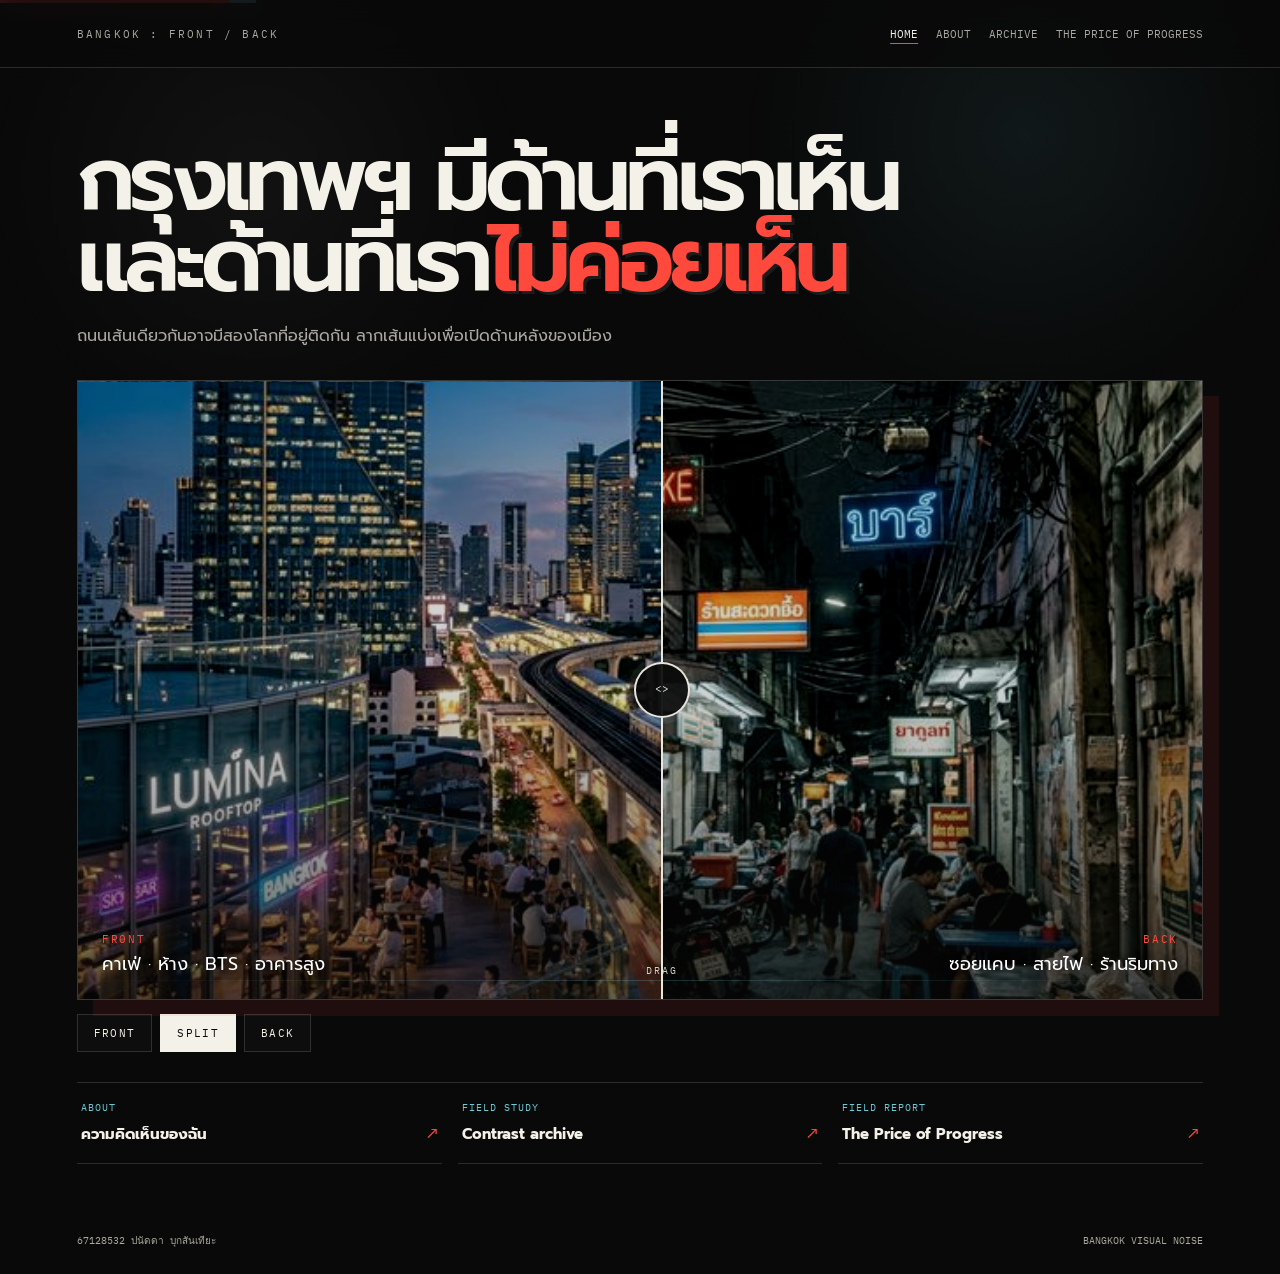
<file: midterm/index.html>
<!DOCTYPE html>
<html lang="th">
<head>
    <meta charset="UTF-8">
    <meta name="viewport" content="width=device-width, initial-scale=1.0">
    <meta name="description" content="กรุงเทพฯ มีด้านหน้าที่สวยงาม และด้านหลังที่วุ่นวายอยู่บนถนนเส้นเดียวกัน">
    <title>BANGKOK : FRONT / BACK</title>
    <link rel="preconnect" href="https://fonts.googleapis.com">
    <link rel="preconnect" href="https://fonts.gstatic.com" crossorigin>
    <link href="https://fonts.googleapis.com/css2?family=IBM+Plex+Mono:wght@400;500&family=Prompt:wght@400;500;600&display=swap" rel="stylesheet">
    <link rel="stylesheet" href="page.css">
</head>
<body>
    <header>
        <a class="brand" href="index.html">BANGKOK : FRONT / BACK</a>
        <nav class="site-nav" aria-label="เมนูหลัก">
            <a class="is-current" href="index.html" aria-current="page">HOME</a>
            <a href="about.html">ABOUT</a>
            <a href="archive.html">ARCHIVE</a>
            <a href="progress.html">THE PRICE OF PROGRESS</a>
        </nav>
    </header>

    <main>
        <h1>กรุงเทพฯ มีด้านที่เราเห็น<br>และด้านที่เรา<span>ไม่ค่อยเห็น</span></h1>
        <p class="intro">ถนนเส้นเดียวกันอาจมีสองโลกที่อยู่ติดกัน ลากเส้นแบ่งเพื่อเปิดด้านหลังของเมือง</p>

        <div class="compare" id="compare" style="--split: 52%;">
            <figure class="layer back">
                <img src="assets/back_hero.jpg" alt="ด้านหลังของกรุงเทพฯ: ซอยแคบ สายไฟ ร้านริมทาง">
                <figcaption><b>BACK</b><span>ซอยแคบ · สายไฟ · ร้านริมทาง</span></figcaption>
            </figure>
            <figure class="layer front">
                <img src="assets/front_hero.jpg" alt="ด้านหน้าของกรุงเทพฯ: คาเฟ่ ห้าง Billboard BTS อาคารสูง">
                <figcaption><b>FRONT</b><span>คาเฟ่ · ห้าง · BTS · อาคารสูง</span></figcaption>
            </figure>
            <button class="handle" type="button" aria-label="ลากเพื่อเปิดด้านหลังของกรุงเทพฯ">
                <span class="handle-label">DRAG</span>
                <i></i>
            </button>
        </div>

        <div class="controls">
            <button type="button" data-split="88">FRONT</button>
            <button type="button" data-split="50" class="is-on">SPLIT</button>
            <button type="button" data-split="12">BACK</button>
        </div>

        <nav class="home-links" aria-label="ไปยังเนื้อหาส่วนอื่น">
            <a href="about.html"><span>ABOUT</span><strong>ความคิดเห็นของฉัน</strong><b>↗</b></a>
            <a href="archive.html"><span>FIELD STUDY</span><strong>Contrast archive</strong><b>↗</b></a>
            <a href="progress.html"><span>FIELD REPORT</span><strong>The Price of Progress</strong><b>↗</b></a>
        </nav>
    </main>

    <footer>
        <span>67128532 ปนัดดา บุกสันเทียะ</span>
        <a href="index.html">BANGKOK VISUAL NOISE</a>
    </footer>

    <script src="page.js"></script>
</body>
</html>
</file>
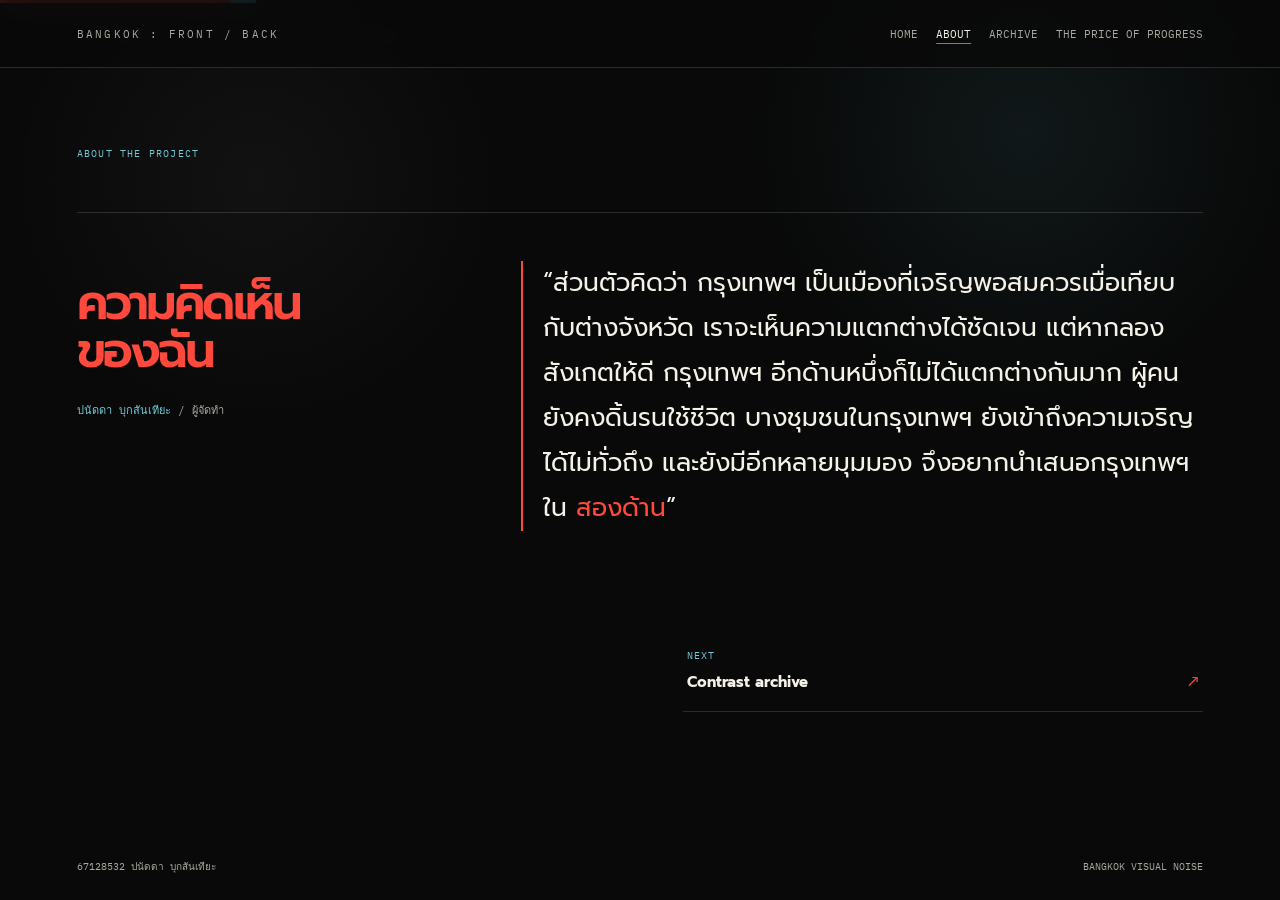
<file: midterm/about.html>
<!DOCTYPE html>
<html lang="th">
<head>
    <meta charset="UTF-8">
    <meta name="viewport" content="width=device-width, initial-scale=1.0">
    <meta name="description" content="ความคิดเห็นของผู้จัดทำเกี่ยวกับกรุงเทพฯ สองด้าน">
    <title>ABOUT / BANGKOK : FRONT / BACK</title>
    <link rel="preconnect" href="https://fonts.googleapis.com">
    <link rel="preconnect" href="https://fonts.gstatic.com" crossorigin>
    <link href="https://fonts.googleapis.com/css2?family=IBM+Plex+Mono:wght@400;500&family=Prompt:wght@400;500;600&display=swap" rel="stylesheet">
    <link rel="stylesheet" href="page.css">
</head>
<body>
    <header>
        <a class="brand" href="index.html">BANGKOK : FRONT / BACK</a>
        <nav class="site-nav" aria-label="เมนูหลัก">
            <a href="index.html">HOME</a>
            <a class="is-current" href="about.html" aria-current="page">ABOUT</a>
            <a href="archive.html">ARCHIVE</a>
            <a href="progress.html">THE PRICE OF PROGRESS</a>
        </nav>
    </header>
    <main class="subpage">
        <span class="section-kicker">ABOUT THE PROJECT</span>
        <section class="author-note" aria-labelledby="author-note-title">
            <div class="author-note-label">
                <h1 id="author-note-title">ความคิดเห็น<br>ของฉัน</h1>
                <p class="about-name">ปนัดดา บุกสันเทียะ <span>/ ผู้จัดทำ</span></p>
            </div>
            <div class="author-note-content">
                <blockquote>“ส่วนตัวคิดว่า กรุงเทพฯ เป็นเมืองที่เจริญพอสมควรเมื่อเทียบกับต่างจังหวัด เราจะเห็นความแตกต่างได้ชัดเจน แต่หากลองสังเกตให้ดี กรุงเทพฯ อีกด้านหนึ่งก็ไม่ได้แตกต่างกันมาก ผู้คนยังคงดิ้นรนใช้ชีวิต บางชุมชนในกรุงเทพฯ ยังเข้าถึงความเจริญได้ไม่ทั่วถึง และยังมีอีกหลายมุมมอง จึงอยากนำเสนอกรุงเทพฯ ใน <em>สองด้าน</em>”</blockquote>
            </div>
        </section>
        <nav class="page-next" aria-label="หน้าถัดไป">
            <a href="archive.html"><span>NEXT</span><strong>Contrast archive</strong><b>↗</b></a>
        </nav>
    </main>
    <footer><span>67128532 ปนัดดา บุกสันเทียะ</span><a href="index.html">BANGKOK VISUAL NOISE</a></footer>
</body>
</html>
</file>
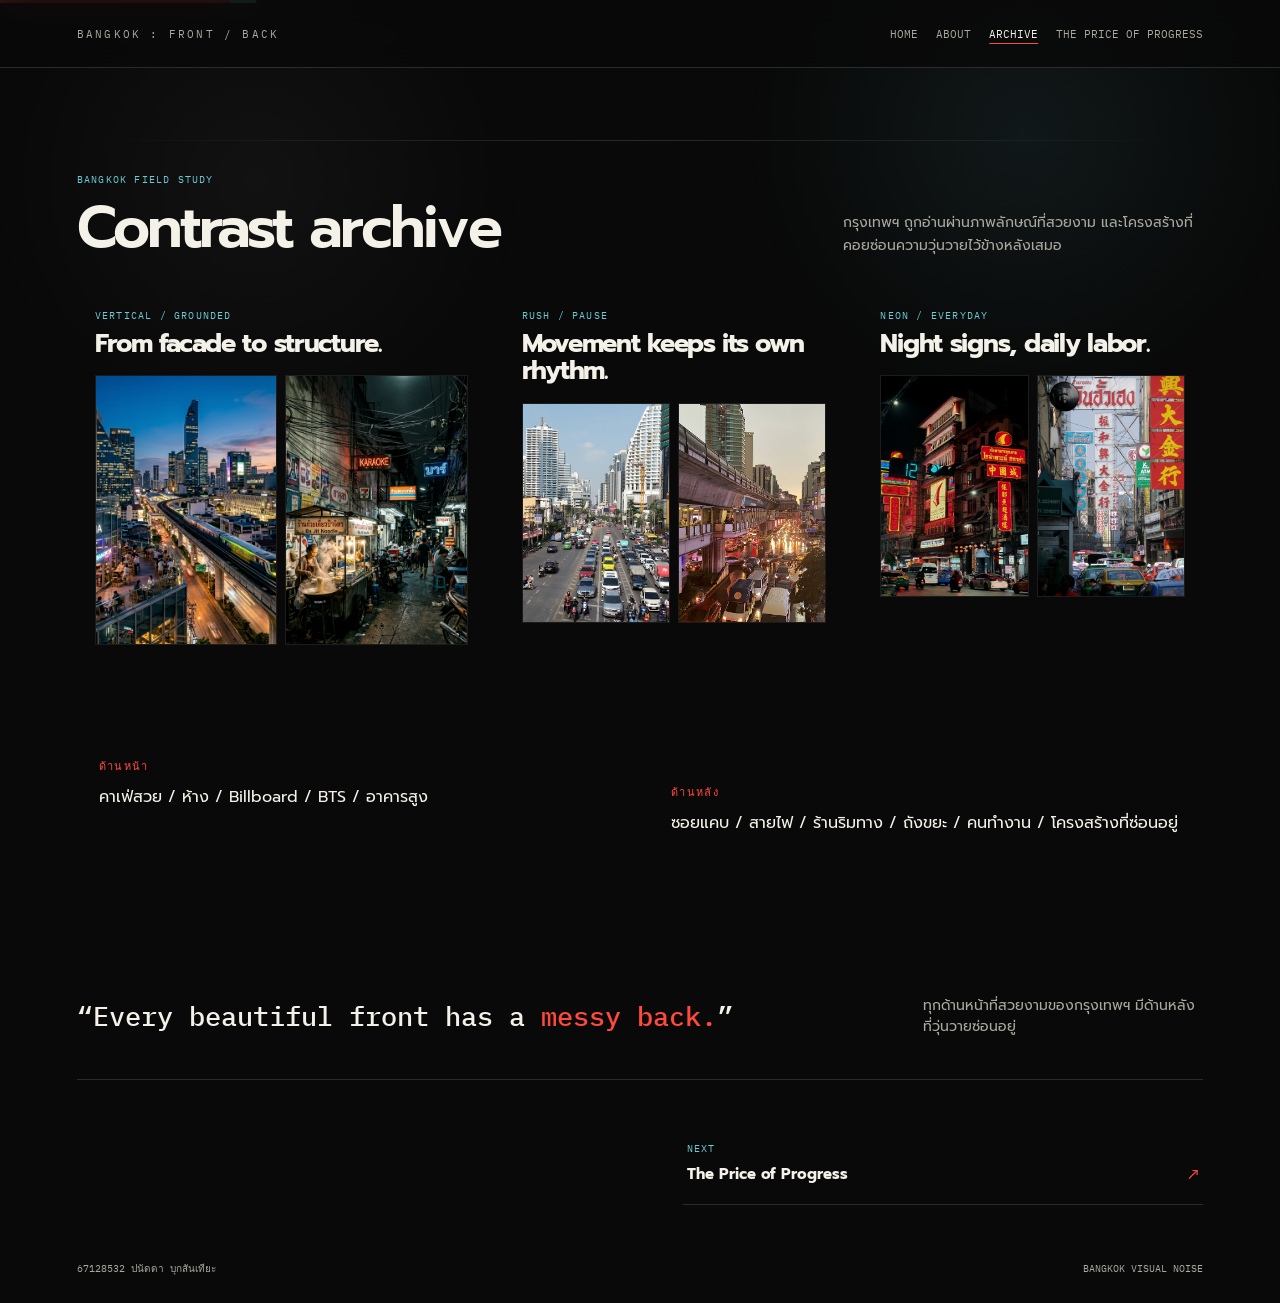
<file: midterm/archive.html>
<!DOCTYPE html>
<html lang="th">
<head>
    <meta charset="UTF-8">
    <meta name="viewport" content="width=device-width, initial-scale=1.0">
    <meta name="description" content="Contrast archive: ภาพเปรียบต่างของกรุงเทพฯ">
    <title>CONTRAST ARCHIVE / BANGKOK : FRONT / BACK</title>
    <link rel="preconnect" href="https://fonts.googleapis.com">
    <link rel="preconnect" href="https://fonts.gstatic.com" crossorigin>
    <link href="https://fonts.googleapis.com/css2?family=IBM+Plex+Mono:wght@400;500&family=Prompt:wght@400;500;600&display=swap" rel="stylesheet">
    <link rel="stylesheet" href="page.css">
</head>
<body>
    <header>
        <a class="brand" href="index.html">BANGKOK : FRONT / BACK</a>
        <nav class="site-nav" aria-label="เมนูหลัก">
            <a href="index.html">HOME</a>
            <a href="about.html">ABOUT</a>
            <a class="is-current" href="archive.html" aria-current="page">ARCHIVE</a>
            <a href="progress.html">THE PRICE OF PROGRESS</a>
        </nav>
    </header>
    <main class="subpage">
        <section class="visual-experiments" aria-labelledby="visual-experiments-title">
            <div class="lab-header">
                <div>
                    <span class="section-kicker">BANGKOK FIELD STUDY</span>
                    <h1 id="visual-experiments-title">Contrast archive</h1>
                </div>
                <p>กรุงเทพฯ ถูกอ่านผ่านภาพลักษณ์ที่สวยงาม และโครงสร้างที่คอยซ่อนความวุ่นวายไว้ข้างหลังเสมอ</p>
            </div>
            <div class="study-grid">
                <article class="study-card study-card--wide">
                    <div class="study-copy"><span class="study-tag">VERTICAL / GROUNDED</span><h2>From facade to structure.</h2></div>
                    <div class="study-image-pair">
                        <img src="assets/front_hero.jpg" alt="กรุงเทพฯ มุม Front">
                        <img src="assets/back_hero.jpg" alt="กรุงเทพฯ มุม Back">
                    </div>
                </article>
                <article class="study-card">
                    <div class="study-copy"><span class="study-tag">RUSH / PAUSE</span><h2>Movement keeps its own rhythm.</h2></div>
                    <div class="study-image-pair">
                        <img src="assets/locations/asok-front.jpg" alt="อโศก มุม Front">
                        <img src="assets/locations/asok-back.jpg" alt="อโศก มุม Back">
                    </div>
                </article>
                <article class="study-card">
                    <div class="study-copy"><span class="study-tag">NEON / EVERYDAY</span><h2>Night signs, daily labor.</h2></div>
                    <div class="study-image-pair">
                        <img src="assets/locations/yaowarat-front.jpg" alt="เยาวราช มุม Front">
                        <img src="assets/locations/yaowarat-back.jpg" alt="เยาวราช มุม Back">
                    </div>
                </article>
            </div>
        </section>
        <section class="worlds">
            <article><b>ด้านหน้า</b><p>คาเฟ่สวย / ห้าง / Billboard / BTS / อาคารสูง</p></article>
            <article><b>ด้านหลัง</b><p>ซอยแคบ / สายไฟ / ร้านริมทาง / ถังขยะ / คนทำงาน / โครงสร้างที่ซ่อนอยู่</p></article>
        </section>
        <section class="idea">
            <blockquote>“Every beautiful front has a <em>messy back.</em>”</blockquote>
            <p>ทุกด้านหน้าที่สวยงามของกรุงเทพฯ มีด้านหลังที่วุ่นวายซ่อนอยู่</p>
        </section>
        <nav class="page-next" aria-label="หน้าถัดไป">
            <a href="progress.html"><span>NEXT</span><strong>The Price of Progress</strong><b>↗</b></a>
        </nav>
    </main>
    <footer><span>67128532 ปนัดดา บุกสันเทียะ</span><a href="index.html">BANGKOK VISUAL NOISE</a></footer>
</body>
</html>
</file>
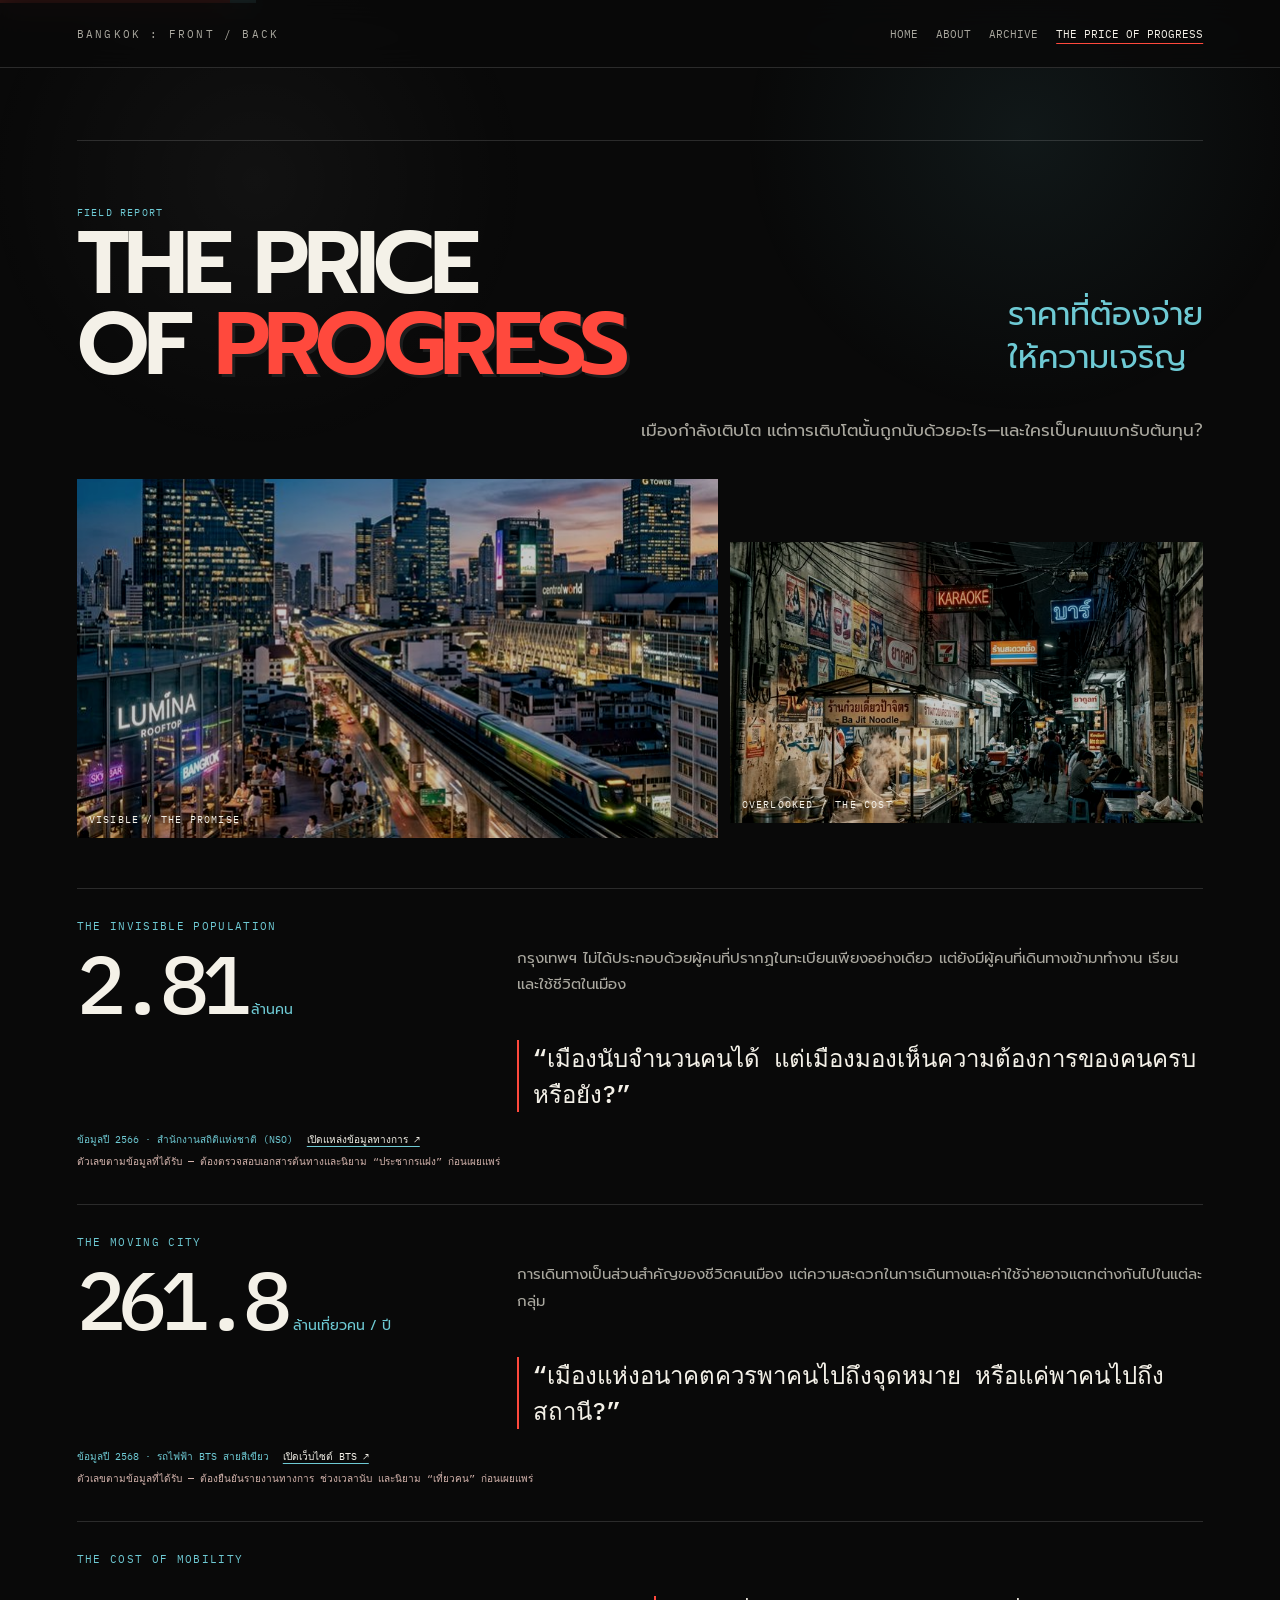
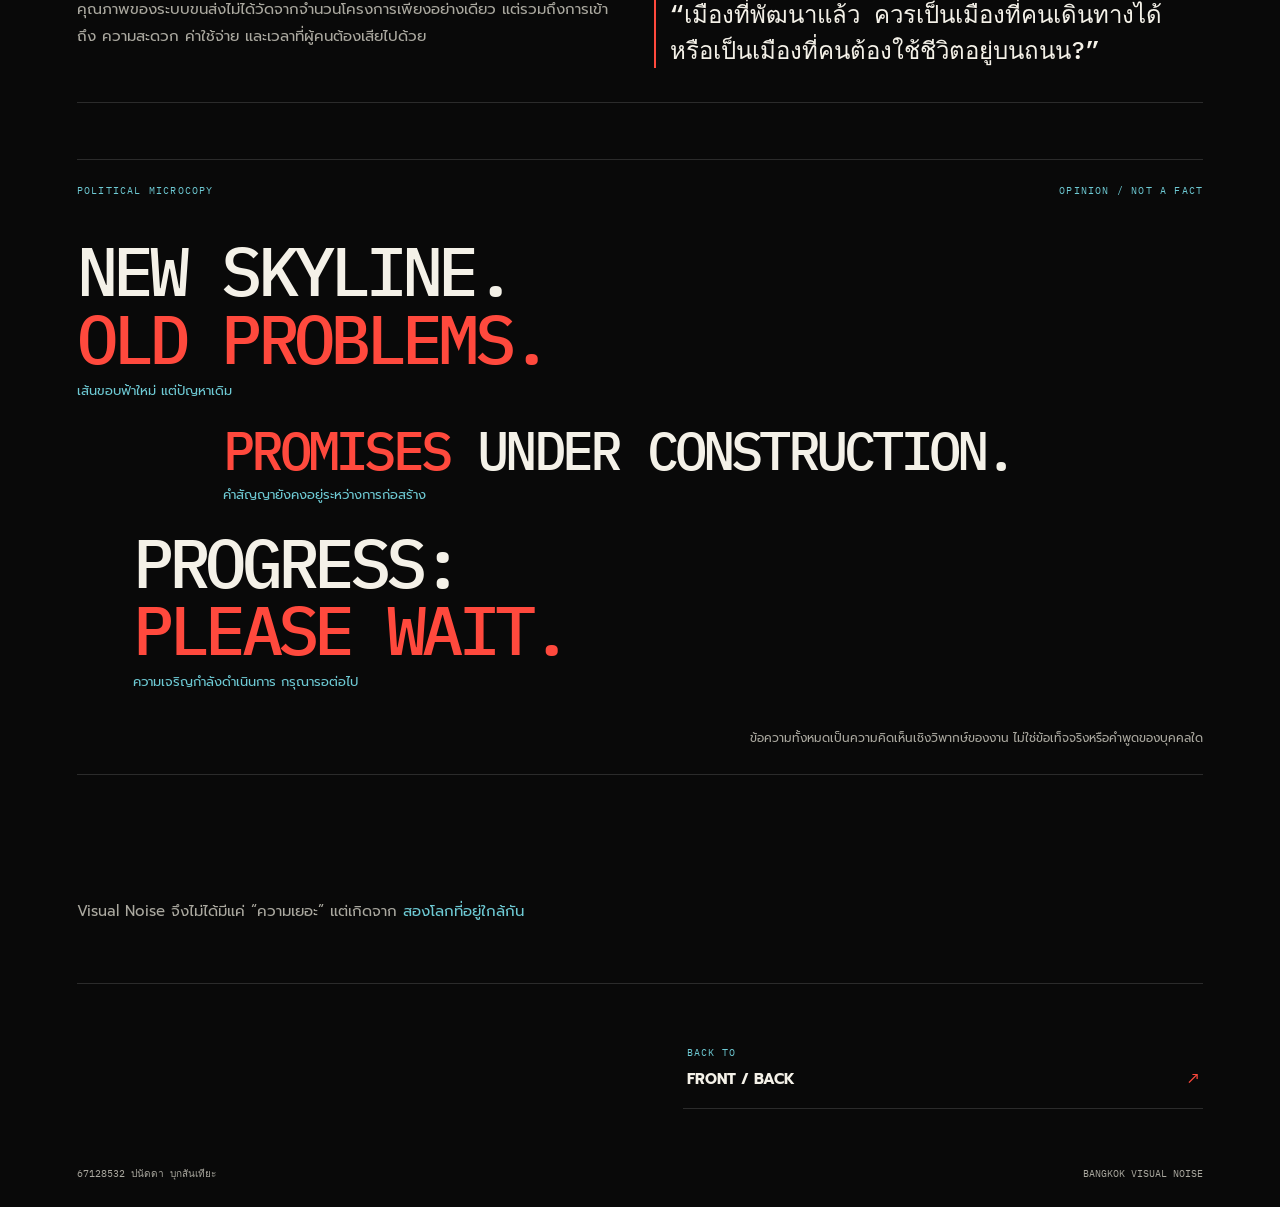
<file: midterm/progress.html>
<!DOCTYPE html>
<html lang="th">
<head>
    <meta charset="UTF-8">
    <meta name="viewport" content="width=device-width, initial-scale=1.0">
    <meta name="description" content="สำรวจต้นทุนทางสังคมและคุณภาพชีวิตที่มากับความเจริญของกรุงเทพฯ">
    <title>THE PRICE OF PROGRESS / BANGKOK : FRONT / BACK</title>
    <link rel="preconnect" href="https://fonts.googleapis.com">
    <link rel="preconnect" href="https://fonts.gstatic.com" crossorigin>
    <link href="https://fonts.googleapis.com/css2?family=IBM+Plex+Mono:wght@400;500&family=Prompt:wght@400;500;600&display=swap" rel="stylesheet">
    <link rel="stylesheet" href="page.css">
</head>
<body>
    <header>
        <a class="brand" href="index.html">BANGKOK : FRONT / BACK</a>
        <nav class="site-nav" aria-label="เมนูหลัก">
            <a href="index.html">HOME</a>
            <a href="about.html">ABOUT</a>
            <a href="archive.html">ARCHIVE</a>
            <a class="is-current" href="progress.html" aria-current="page">THE PRICE OF PROGRESS</a>
        </nav>
    </header>
    <main class="subpage">
        <section class="progress-section" aria-labelledby="progress-title">
            <div class="progress-heading">
                <div><span class="section-kicker">FIELD REPORT</span><h1 id="progress-title">THE PRICE<br>OF <span>PROGRESS</span></h1></div>
                <p class="progress-title-th">ราคาที่ต้องจ่าย<br>ให้ความเจริญ</p>
            </div>
            <p class="progress-intro">เมืองกำลังเติบโต แต่การเติบโตนั้นถูกนับด้วยอะไร—และใครเป็นคนแบกรับต้นทุน?</p>
            <div class="progress-visual" aria-label="ภาพเปรียบเทียบกรุงเทพฯ ด้านหน้าและด้านหลัง">
                <figure><img src="assets/front_hero.jpg" alt="ภาพเมืองกรุงเทพฯ ด้านหน้าและอาคารสูง"><figcaption>VISIBLE / THE PROMISE</figcaption></figure>
                <figure><img src="assets/back_hero.jpg" alt="ภาพด้านหลังของกรุงเทพฯ และชีวิตในตรอก"><figcaption>OVERLOOKED / THE COST</figcaption></figure>
            </div>
            <div class="progress-data">
                <article class="progress-entry">
                    <div class="progress-entry-content">
                        <span class="progress-kicker">THE INVISIBLE POPULATION</span>
                        <p class="progress-stat"><strong>2.81</strong><span>ล้านคน</span></p>
                        <p class="progress-body">กรุงเทพฯ ไม่ได้ประกอบด้วยผู้คนที่ปรากฏในทะเบียนเพียงอย่างเดียว แต่ยังมีผู้คนที่เดินทางเข้ามาทำงาน เรียน และใช้ชีวิตในเมือง</p>
                        <blockquote class="progress-question">“เมืองนับจำนวนคนได้ แต่เมืองมองเห็นความต้องการของคนครบหรือยัง?”</blockquote>
                        <p class="data-source"><span>ข้อมูลปี 2566 · สำนักงานสถิติแห่งชาติ (NSO)</span><a href="https://www.nso.go.th/" target="_blank" rel="noreferrer">เปิดแหล่งข้อมูลทางการ ↗</a><span class="verification-note">ตัวเลขตามข้อมูลที่ได้รับ — ต้องตรวจสอบเอกสารต้นทางและนิยาม “ประชากรแฝง” ก่อนเผยแพร่</span></p>
                    </div>
                </article>
                <article class="progress-entry">
                    <div class="progress-entry-content">
                        <span class="progress-kicker">THE MOVING CITY</span>
                        <p class="progress-stat"><strong>261.8</strong><span>ล้านเที่ยวคน / ปี</span></p>
                        <p class="progress-body">การเดินทางเป็นส่วนสำคัญของชีวิตคนเมือง แต่ความสะดวกในการเดินทางและค่าใช้จ่ายอาจแตกต่างกันไปในแต่ละกลุ่ม</p>
                        <blockquote class="progress-question">“เมืองแห่งอนาคตควรพาคนไปถึงจุดหมาย หรือแค่พาคนไปถึงสถานี?”</blockquote>
                        <p class="data-source"><span>ข้อมูลปี 2568 · รถไฟฟ้า BTS สายสีเขียว</span><a href="https://www.bts.co.th/" target="_blank" rel="noreferrer">เปิดเว็บไซต์ BTS ↗</a><span class="verification-note">ตัวเลขตามข้อมูลที่ได้รับ — ต้องยืนยันรายงานทางการ ช่วงเวลานับ และนิยาม “เที่ยวคน” ก่อนเผยแพร่</span></p>
                    </div>
                </article>
                <article class="progress-entry progress-entry--wide">
                    <div class="progress-entry-content">
                        <span class="progress-kicker">THE COST OF MOBILITY</span>
                        <p class="progress-body">คุณภาพของระบบขนส่งไม่ได้วัดจากจำนวนโครงการเพียงอย่างเดียว แต่รวมถึงการเข้าถึง ความสะดวก ค่าใช้จ่าย และเวลาที่ผู้คนต้องเสียไปด้วย</p>
                        <blockquote class="progress-question">“เมืองที่พัฒนาแล้ว ควรเป็นเมืองที่คนเดินทางได้ หรือเป็นเมืองที่คนต้องใช้ชีวิตอยู่บนถนน?”</blockquote>
                    </div>
                </article>
            </div>
            <aside class="political-notes" aria-label="ความคิดเห็นเชิงวิพากษ์ต่อการพัฒนาเมือง">
                <div class="political-notes-label"><span>POLITICAL MICROCOPY</span><span>OPINION / NOT A FACT</span></div>
                <p>NEW SKYLINE.<br><em>OLD PROBLEMS.</em><span class="microcopy-th">เส้นขอบฟ้าใหม่ แต่ปัญหาเดิม</span></p>
                <p><em>PROMISES</em> UNDER CONSTRUCTION.<span class="microcopy-th">คำสัญญายังคงอยู่ระหว่างการก่อสร้าง</span></p>
                <p>PROGRESS:<br><em>PLEASE WAIT.</em><span class="microcopy-th">ความเจริญกำลังดำเนินการ กรุณารอต่อไป</span></p>
                <small>ข้อความทั้งหมดเป็นความคิดเห็นเชิงวิพากษ์ของงาน ไม่ใช่ข้อเท็จจริงหรือคำพูดของบุคคลใด</small>
            </aside>
        </section>
        <section class="noise"><p>Visual Noise จึงไม่ได้มีแค่ “ความเยอะ” แต่เกิดจาก <span>สองโลกที่อยู่ใกล้กัน</span></p></section>
        <nav class="page-next" aria-label="กลับหน้าแรก"><a href="index.html"><span>BACK TO</span><strong>FRONT / BACK</strong><b>↗</b></a></nav>
    </main>
    <footer><span>67128532 ปนัดดา บุกสันเทียะ</span><a href="index.html">BANGKOK VISUAL NOISE</a></footer>
</body>
</html>
</file>
<file: midterm/page.css>
:root {
    --ink: #f4f1e8;
    --paper: #090909;
    --signal: #ff493d;
    --electric: #6ecad4;
    --muted: #aaa89f;
    --rule: rgba(255, 255, 255, 0.14);
}

* { box-sizing: border-box; }

html { scroll-behavior: smooth; }

::selection {
    background: var(--signal);
    color: var(--paper);
}

body {
    margin: 0;
    color: var(--ink);
    background: var(--paper);
    font-family: 'Prompt', sans-serif;
}

body::before {
    position: fixed;
    inset: 0;
    background-image: radial-gradient(circle at 20% 20%, rgba(255,255,255,0.04), transparent 22%), radial-gradient(circle at 80% 15%, rgba(110, 202, 212, 0.08), transparent 22%);
    content: '';
    pointer-events: none;
}

body::after {
    position: fixed;
    z-index: 10;
    top: 0;
    right: 0;
    left: 0;
    height: 3px;
    background: linear-gradient(90deg, var(--signal) 0 18%, var(--electric) 18% 20%, transparent 20%);
    content: '';
    pointer-events: none;
}

header, main, footer { padding-right: 6vw; padding-left: 6vw; }

header {
    position: sticky;
    z-index: 30;
    top: 0;
    min-height: 68px;
    display: flex;
    align-items: center;
    justify-content: space-between;
    gap: 20px;
    padding-top: 10px;
    padding-bottom: 10px;
    border-bottom: 1px solid var(--rule);
    background: rgba(9, 9, 9, 0.82);
    backdrop-filter: blur(14px);
    font: 11px 'IBM Plex Mono', monospace;
}

.brand {
    color: var(--muted);
    letter-spacing: 0.2em;
    text-transform: uppercase;
    text-decoration: none;
    white-space: nowrap;
}

.site-nav {
    display: flex;
    flex-wrap: wrap;
    justify-content: flex-end;
    gap: 8px 18px;
}

.site-nav a,
footer a {
    color: var(--muted);
    text-decoration: none;
    transition: color 180ms ease;
}

.site-nav a:hover,
.site-nav .is-current,
footer a:hover { color: var(--ink); }

.site-nav .is-current { text-decoration: underline; text-decoration-color: var(--signal); text-underline-offset: 5px; }

.subpage { min-height: calc(100vh - 136px); }

.home-links {
    display: grid;
    grid-template-columns: repeat(3, 1fr);
    gap: 16px;
    margin: 18px 0 42px;
    border-top: 1px solid var(--rule);
}

.home-links a,
.page-next a {
    display: grid;
    grid-template-columns: 1fr auto;
    align-items: center;
    gap: 8px 16px;
    padding: 18px 4px;
    border-bottom: 1px solid var(--rule);
    color: var(--ink);
    text-decoration: none;
    transition: color 180ms ease;
}

.home-links a:hover,
.page-next a:hover { color: var(--electric); }

.home-links span,
.page-next span {
    grid-column: 1 / -1;
    color: var(--electric);
    font: 10px 'IBM Plex Mono', monospace;
    letter-spacing: 0.1em;
}

.home-links strong,
.page-next strong { font-size: 15px; }

.home-links b,
.page-next b {
    color: var(--signal);
    font: 18px 'IBM Plex Mono', monospace;
}

.page-next {
    max-width: 520px;
    margin: 44px 0 30px auto;
}

.about-name {
    margin: 26px 0 0;
    color: var(--electric);
    font: 11px 'IBM Plex Mono', monospace;
}

.about-name span { color: var(--muted); }

.subpage .author-note { margin-top: 48px; }

.lab-header h1 {
    margin: 10px 0 0;
    font-size: clamp(32px, 5vw, 58px);
    line-height: 0.98;
    letter-spacing: -0.05em;
}

.study-copy h2 {
    margin: 0;
    font-size: clamp(20px, 2vw, 28px);
    line-height: 1.08;
    letter-spacing: -0.05em;
}

main {
    position: relative;
    padding-top: clamp(42px, 8vh, 72px);
}

h1 {
    max-width: 1040px;
    margin: 0;
    font-size: clamp(42px, 7vw, 106px);
    font-weight: 600;
    line-height: 0.9;
    letter-spacing: -0.06em;
    text-wrap: balance;
}

h1 span {
    color: var(--signal);
    text-shadow: 3px 3px 0 rgba(255,255,255,0.08);
}

.intro {
    max-width: 720px;
    margin: 22px 0 30px;
    color: var(--muted);
    font-size: 16px;
    line-height: 1.7;
}

.compare {
    position: relative;
    height: clamp(280px, 54vw, 620px);
    overflow: hidden;
    border: 1px solid var(--rule);
    background: #171717;
    box-shadow: 16px 16px 0 rgba(255, 73, 61, 0.09);
    cursor: ew-resize;
    touch-action: none;
    user-select: none;
}

.compare::before,
.compare::after {
    position: absolute;
    content: '';
    pointer-events: none;
}

.compare::before {
    inset: 18px 18px auto 18px;
    height: 1px;
    background: linear-gradient(90deg, transparent, rgba(255,255,255,0.26), transparent);
}

.compare::after {
    inset: auto 18px 18px 18px;
    height: 1px;
    background: linear-gradient(90deg, transparent, rgba(110, 202, 212, 0.22), transparent);
}

.layer {
    position: absolute;
    inset: 0;
    margin: 0;
}

.layer img {
    display: block;
    width: 100%;
    height: 100%;
    object-fit: cover;
    filter: saturate(0.86) contrast(1.08) brightness(0.82);
}

.layer::after {
    position: absolute;
    inset: 50% 0 0;
    background: linear-gradient(180deg, rgba(9, 9, 9, 0) 0%, rgba(9, 9, 9, 0.58) 100%);
    content: '';
}

.front { clip-path: inset(0 calc(100% - var(--split)) 0 0); }

figcaption {
    position: absolute;
    z-index: 1;
    bottom: 22px;
    max-width: 46%;
    color: white;
}

.front figcaption { left: 24px; }
.back figcaption { right: 24px; text-align: right; }

figcaption b {
    display: block;
    margin-bottom: 6px;
    color: var(--signal);
    font: 11px 'IBM Plex Mono', monospace;
    letter-spacing: 0.16em;
    text-transform: uppercase;
}

figcaption span {
    font-size: 18px;
    line-height: 1.4;
    text-shadow: 0 1px 8px rgba(0, 0, 0, 0.5);
}

.handle {
    position: absolute;
    z-index: 3;
    top: 0;
    bottom: 0;
    left: var(--split);
    width: 54px;
    margin: 0;
    padding: 0;
    border: 0;
    background: transparent;
    transform: translateX(-50%);
    cursor: ew-resize;
}

.handle:focus-visible {
    outline: 2px solid var(--ink);
    outline-offset: 4px;
}

.handle i {
    position: absolute;
    top: 0;
    bottom: 0;
    left: 50%;
    width: 2px;
    background: rgba(244, 241, 232, 0.95);
    transform: translateX(-50%);
}

.handle i::before {
    position: absolute;
    top: 50%;
    left: 50%;
    width: 52px;
    height: 52px;
    border: 2px solid rgba(244, 241, 232, 0.95);
    border-radius: 50%;
    background: rgba(9, 9, 9, 0.92);
    color: var(--ink);
    font: 11px 'IBM Plex Mono', monospace;
    line-height: 48px;
    text-align: center;
    content: '<>';
    transform: translate(-50%, -50%);
    box-shadow: 0 0 0 6px rgba(255,255,255,0.06);
}

.handle-label {
    position: absolute;
    right: 50%;
    bottom: 22px;
    transform: translateX(50%);
    color: var(--ink);
    font: 10px 'IBM Plex Mono', monospace;
    letter-spacing: 0.2em;
    text-transform: uppercase;
    opacity: 0.85;
}

.controls {
    display: flex;
    gap: 8px;
    margin: 14px 0 30px;
}

.controls button {
    min-height: 38px;
    padding: 0 16px;
    border: 1px solid var(--rule);
    background: rgba(255,255,255,0.02);
    color: var(--ink);
    font: 11px 'IBM Plex Mono', monospace;
    letter-spacing: 0.12em;
    text-transform: uppercase;
    cursor: pointer;
    transition: border-color 180ms ease, background 180ms ease, color 180ms ease, transform 180ms ease;
}

.controls button:hover {
    border-color: var(--electric);
    background: rgba(110, 202, 212, 0.08);
}

.controls button:active { transform: translateY(2px); }

.controls .is-on {
    border-color: var(--ink);
    background: var(--ink);
    color: var(--paper);
}

.author-note {
    display: grid;
    grid-template-columns: 0.7fr 1.3fr;
    gap: clamp(24px, 6vw, 88px);
    padding: 48px 0 56px;
    border-top: 1px solid var(--rule);
}

.author-note-label h1,
.author-note-label h2 {
    margin: 18px 0 0;
    color: var(--signal);
    font-size: clamp(28px, 4vw, 48px);
    line-height: 1;
}

.author-note-content {
    max-width: 760px;
    padding-left: 20px;
    border-left: 2px solid var(--signal);
}

.author-note blockquote {
    color: var(--ink);
    font: 400 clamp(18px, 2.2vw, 25px)/1.8 'Prompt', sans-serif;
}

.author-note blockquote em {
    color: var(--signal);
    font-style: normal;
}

.author-note-content > p {
    margin: 20px 0 0;
    color: var(--electric);
    font: 11px 'IBM Plex Mono', monospace;
    letter-spacing: 0.08em;
}

.author-note-content > p span { color: var(--muted); }

.visual-experiments {
    position: relative;
    padding: 26px 0 12px;
}

.visual-experiments::before {
    position: absolute;
    inset: 0 0 auto 0;
    height: 1px;
    background: linear-gradient(90deg, transparent, var(--rule), transparent);
    content: '';
}

.lab-header {
    display: flex;
    align-items: end;
    justify-content: space-between;
    gap: 24px;
    margin-bottom: 22px;
}

.section-kicker,
.study-tag {
    color: var(--electric);
    font: 10px 'IBM Plex Mono', monospace;
    letter-spacing: 0.12em;
    text-transform: uppercase;
}

.lab-header h2 {
    margin: 10px 0 0;
    font-size: clamp(28px, 3.6vw, 46px);
    line-height: 0.95;
    letter-spacing: -0.05em;
}

.lab-header p {
    max-width: 360px;
    margin: 0;
    color: var(--muted);
    font-size: 14px;
    line-height: 1.65;
}

.study-grid {
    display: grid;
    grid-template-columns: 1.2fr 1fr 1fr;
    gap: 18px;
    align-items: stretch;
}

.study-card {
    position: relative;
    display: flex;
    flex-direction: column;
    min-height: 320px;
    padding: 18px 18px 0;
    border: 0;
    background: transparent;
    overflow: hidden;
}

.study-card--wide {
    min-height: 410px;
}

.study-copy {
    display: grid;
    gap: 8px;
    margin-top: 12px;
}

.study-copy h3 {
    margin: 0;
    font-size: clamp(20px, 2vw, 28px);
    line-height: 1.08;
    letter-spacing: -0.05em;
}

.study-image-pair {
    display: grid;
    grid-template-columns: 1fr 1fr;
    gap: 8px;
    margin-top: 18px;
    height: 220px;
}

.study-card--wide .study-image-pair {
    height: 270px;
}

.study-image-pair img {
    display: block;
    width: 100%;
    height: 100%;
    object-fit: cover;
    border: 1px solid rgba(255,255,255,0.08);
    filter: saturate(0.9) contrast(1.05);
}

.worlds {
    display: grid;
    grid-template-columns: 1fr 1fr;
    gap: 18px;
    padding: 36px 0 40px;
}

.worlds article {
    min-height: 150px;
    padding: 20px 22px 18px;
    border: 0;
    background: transparent;
}

.worlds article:nth-child(2) {
    margin-top: 26px;
}

.worlds b {
    display: block;
    margin-bottom: 10px;
    color: var(--signal);
    font: 11px 'IBM Plex Mono', monospace;
    letter-spacing: 0.12em;
    text-transform: uppercase;
}

.worlds p {
    margin: 0;
    font-size: 16px;
    line-height: 1.6;
}

.progress-section {
    position: relative;
    padding: 58px 0 64px;
    border-top: 1px solid var(--rule);
}

.progress-heading {
    display: flex;
    align-items: end;
    justify-content: space-between;
    gap: 32px;
}

.progress-heading h2 {
    margin: 16px 0 0;
    font: 500 clamp(54px, 10vw, 132px)/0.78 'IBM Plex Mono', monospace;
    letter-spacing: -0.1em;
}

.progress-heading h2 span { color: var(--signal); }

.progress-title-th {
    margin: 0 0 5px;
    color: var(--electric);
    font-size: clamp(20px, 3vw, 32px);
    line-height: 1.35;
}

.progress-intro {
    max-width: 680px;
    margin: 32px 0 34px auto;
    text-align: right;
    color: var(--muted);
    font-size: 17px;
    line-height: 1.7;
}

.progress-visual {
    display: grid;
    grid-template-columns: 1.15fr 0.85fr;
    align-items: center;
    gap: 12px;
    margin: 0 0 50px;
}

.progress-visual figure {
    position: relative;
    height: clamp(180px, 28vw, 360px);
    margin: 0;
    overflow: hidden;
    background: #171717;
}

.progress-visual figure:nth-child(2) {
    height: clamp(150px, 22vw, 290px);
    margin-top: 48px;
}

.progress-visual img {
    display: block;
    width: 100%;
    height: 100%;
    object-fit: cover;
    filter: saturate(0.8) contrast(1.08) brightness(0.78);
    transition: filter 240ms ease, transform 400ms ease;
}

.progress-visual figure:hover img {
    filter: saturate(1) contrast(1.08) brightness(0.95);
    transform: scale(1.025);
}

.progress-visual figcaption {
    right: 12px;
    bottom: 12px;
    left: 12px;
    max-width: none;
    color: var(--ink);
    font: 10px 'IBM Plex Mono', monospace;
    letter-spacing: 0.12em;
}

.progress-data {
    border-top: 1px solid var(--rule);
}

.progress-entry {
    display: grid;
    grid-template-columns: 1fr;
    gap: 24px;
    padding: 30px 0 34px;
    border-bottom: 1px solid var(--rule);
}

.progress-entry-content {
    display: grid;
    grid-template-columns: minmax(180px, 0.75fr) 1.25fr;
    column-gap: 28px;
    align-items: start;
}

.progress-kicker {
    grid-column: 1 / -1;
    margin-bottom: 12px;
    color: var(--electric);
    font: 11px 'IBM Plex Mono', monospace;
    letter-spacing: 0.12em;
}

.progress-stat {
    display: flex;
    flex-wrap: wrap;
    align-items: baseline;
    gap: 8px;
    margin: 0;
}

.progress-stat strong {
    color: var(--ink);
    font: 500 clamp(42px, 7vw, 82px)/0.95 'IBM Plex Mono', monospace;
    letter-spacing: -0.09em;
}

.progress-stat > span {
    color: var(--electric);
    font-size: 14px;
}

.progress-body {
    margin: 0;
    color: var(--muted);
    font-size: 15px;
    line-height: 1.75;
}

.progress-question {
    grid-column: 2;
    margin: 18px 0 0;
    padding-left: 14px;
    border-left: 2px solid var(--signal);
    color: var(--ink);
    font-size: clamp(17px, 2.2vw, 24px);
    line-height: 1.5;
}

.data-source {
    grid-column: 1 / -1;
    display: flex;
    flex-wrap: wrap;
    gap: 6px 14px;
    margin: 20px 0 0;
    color: var(--electric);
    font: 10px/1.6 'IBM Plex Mono', monospace;
}

.data-source a {
    color: var(--ink);
    text-decoration-color: var(--electric);
    text-underline-offset: 3px;
}

.data-source .verification-note {
    flex-basis: 100%;
    color: #d4b4ad;
}

.progress-entry--wide .progress-entry-content {
    grid-template-columns: 1fr 1fr;
    gap: 18px 28px;
}

.progress-entry--wide .progress-question {
    grid-column: 2;
    grid-row: 2;
    margin: 0;
}

.political-notes {
    position: relative;
    margin: 56px 0 0;
    padding: 24px 0 26px;
    border-top: 1px solid var(--rule);
    border-bottom: 1px solid var(--rule);
}

.political-notes-label {
    display: flex;
    justify-content: space-between;
    gap: 12px;
    margin-bottom: 28px;
    color: var(--electric);
    font: 10px 'IBM Plex Mono', monospace;
    letter-spacing: 0.12em;
}

.political-notes > p {
    position: relative;
    margin: 0;
    padding: 12px 0;
    color: var(--ink);
    font: 500 clamp(25px, 5.4vw, 70px)/0.98 'IBM Plex Mono', monospace;
    letter-spacing: -0.07em;
}

.political-notes > p:nth-of-type(2) {
    margin-left: 13%;
    font-size: clamp(21px, 4.3vw, 54px);
}

.political-notes > p:nth-of-type(3) {
    margin-left: 5%;
}

.political-notes em {
    color: var(--signal);
    font-style: normal;
}

.microcopy-th {
    display: block;
    margin-top: 8px;
    color: var(--electric);
    font: 13px/1.5 'Prompt', sans-serif;
    letter-spacing: 0;
}

.political-notes small {
    display: block;
    max-width: 500px;
    margin: 24px 0 0 auto;
    color: var(--muted);
    font-size: 12px;
    line-height: 1.7;
    text-align: right;
}

.noise {
    min-height: 145px;
    display: flex;
    align-items: center;
    padding: 24px 0;
    border-bottom: 1px solid var(--rule);
    color: var(--muted);
    font-size: 15px;
}

.noise span { color: var(--electric); }

.idea {
    display: flex;
    align-items: center;
    justify-content: space-between;
    gap: 24px;
    padding: 42px 0;
    border-bottom: 1px solid var(--rule);
}

blockquote {
    margin: 0;
    font: 500 clamp(18px, 2.4vw, 27px) 'IBM Plex Mono', monospace;
}

blockquote em { color: var(--signal); font-style: normal; }

.idea p {
    margin: 0;
    max-width: 280px;
    color: var(--muted);
    font-size: 14px;
}

footer {
    min-height: 68px;
    display: flex;
    align-items: center;
    justify-content: space-between;
    color: var(--muted);
    font: 10px 'IBM Plex Mono', monospace;
}

@media (max-width: 900px) {
    .study-grid { grid-template-columns: 1fr 1fr; }
    .study-card--wide { grid-column: 1 / -1; }
}

@media (max-width: 700px) {
    header, main, footer { padding-right: 5vw; padding-left: 5vw; }
    header { align-items: flex-start; flex-direction: column; gap: 12px; }
    .brand { font-size: 10px; }
    .site-nav { width: 100%; justify-content: flex-start; gap: 8px 14px; }
    .site-nav a { font-size: 9px; }
    h1 { font-size: 28px; }
    .compare { height: 68vw; min-height: 240px; }
    figcaption span { font-size: 15px; }
    .home-links { grid-template-columns: 1fr; gap: 0; }
    .page-next { margin-top: 30px; }
    .author-note { grid-template-columns: 1fr; gap: 20px; padding: 36px 0 42px; }
    .author-note-label h2 br { display: none; }
    .author-note-content { padding-left: 14px; }
    .study-grid { grid-template-columns: 1fr; }
    .worlds { grid-template-columns: 1fr; gap: 14px; }
    .worlds article:nth-child(2) { margin-top: 0; }
    .progress-heading { align-items: flex-start; flex-direction: column; gap: 18px; }
    .progress-heading h2 { font-size: clamp(48px, 15vw, 88px); }
    .progress-title-th { align-self: flex-end; }
    .progress-intro { margin: 26px 0; font-size: 15px; }
    .progress-visual { gap: 8px; margin-bottom: 34px; }
    .progress-entry { gap: 12px; padding: 24px 0; }
    .progress-entry-content,
    .progress-entry--wide .progress-entry-content { grid-template-columns: 1fr; gap: 14px; }
    .progress-kicker { margin-bottom: 0; }
    .progress-question,
    .progress-entry--wide .progress-question { grid-column: 1; grid-row: auto; margin: 0; }
    .political-notes > p:nth-of-type(2) { margin-left: 5%; }
    .idea { align-items: flex-start; flex-direction: column; gap: 12px; }
    .idea p { max-width: none; }
    footer { gap: 10px; font-size: 8px; }
}

@media (max-width: 520px) {
    .lab-header { align-items: flex-start; flex-direction: column; gap: 10px; }
    .progress-section { padding: 42px 0; }
    .progress-visual figure { height: 44vw; }
    .progress-visual figure:nth-child(2) { height: 36vw; margin-top: 30px; }
    .progress-visual figcaption { font-size: 8px; }
    .progress-stat strong { font-size: 56px; }
    .political-notes-label { align-items: flex-start; flex-direction: column; }
    .political-notes > p,
    .political-notes > p:nth-of-type(2) { font-size: clamp(22px, 7vw, 36px); }
    .microcopy-th { font-size: 12px; }
}
</file>
